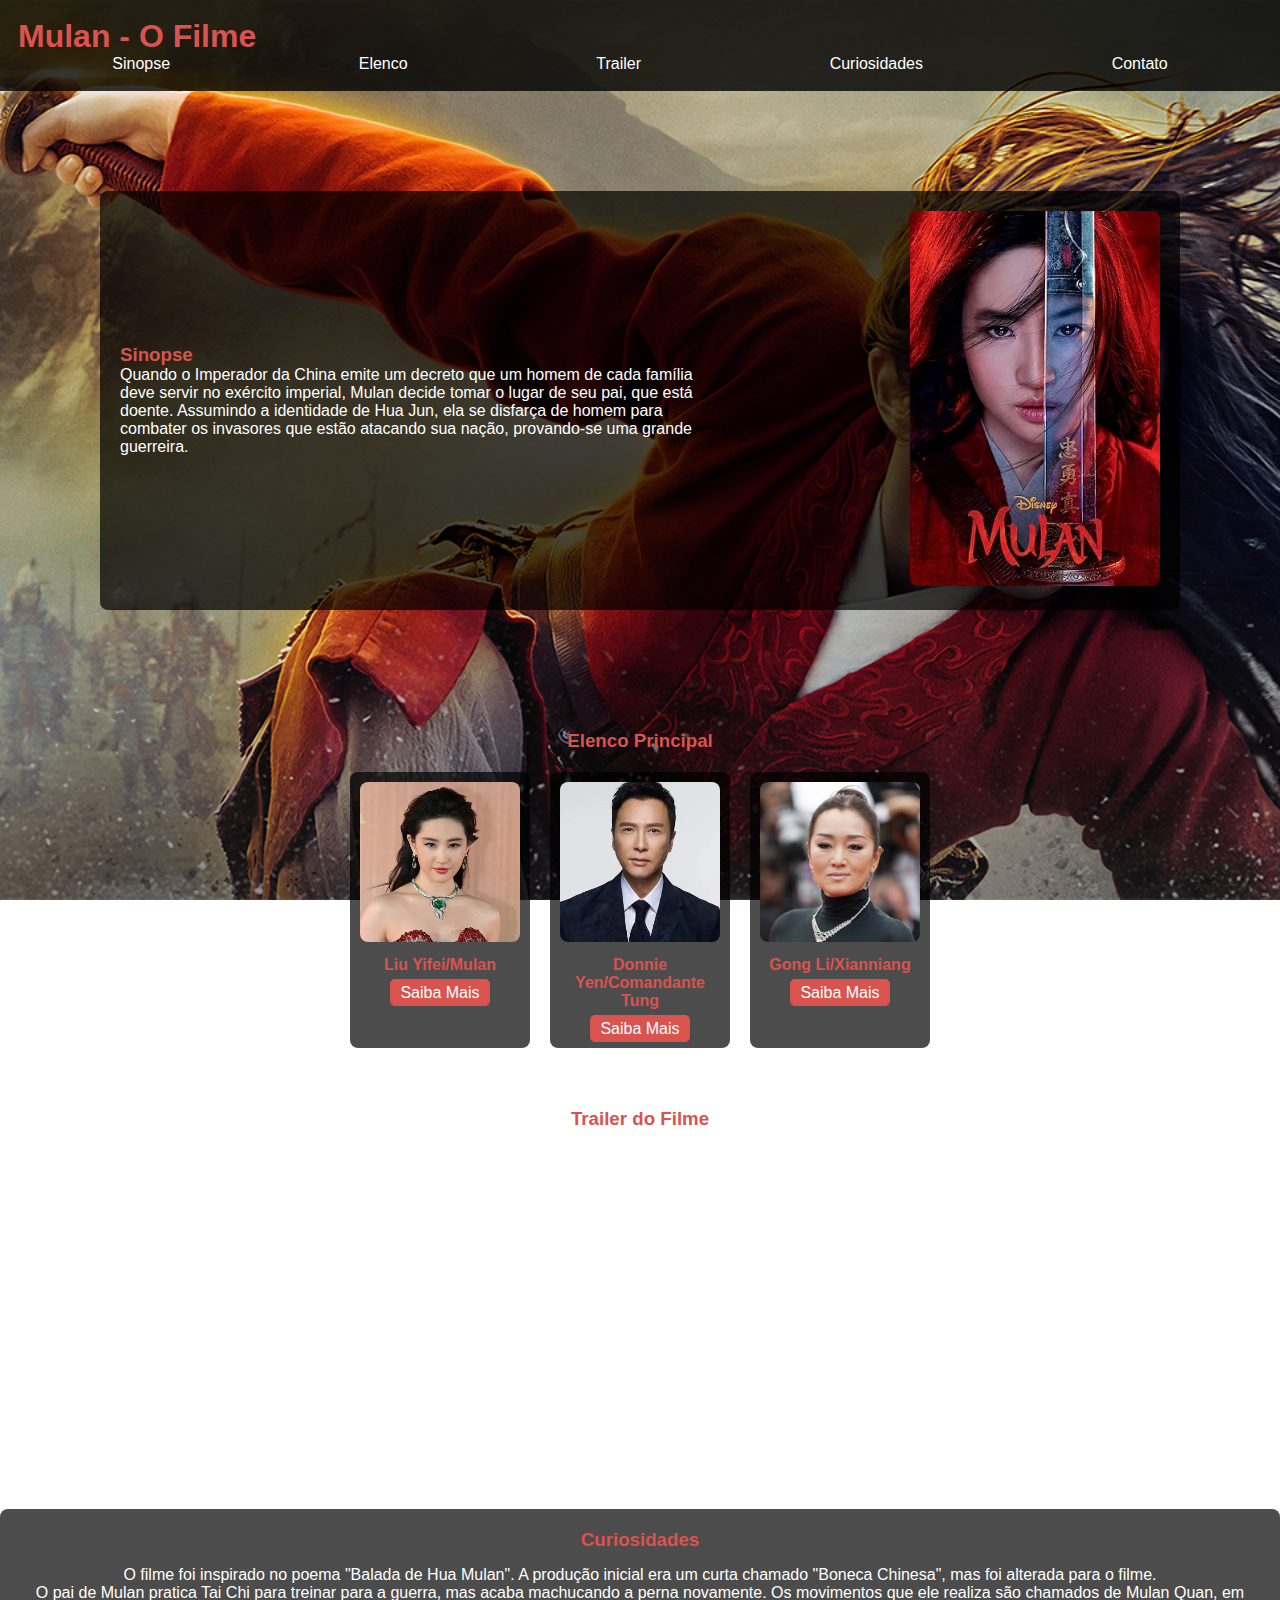
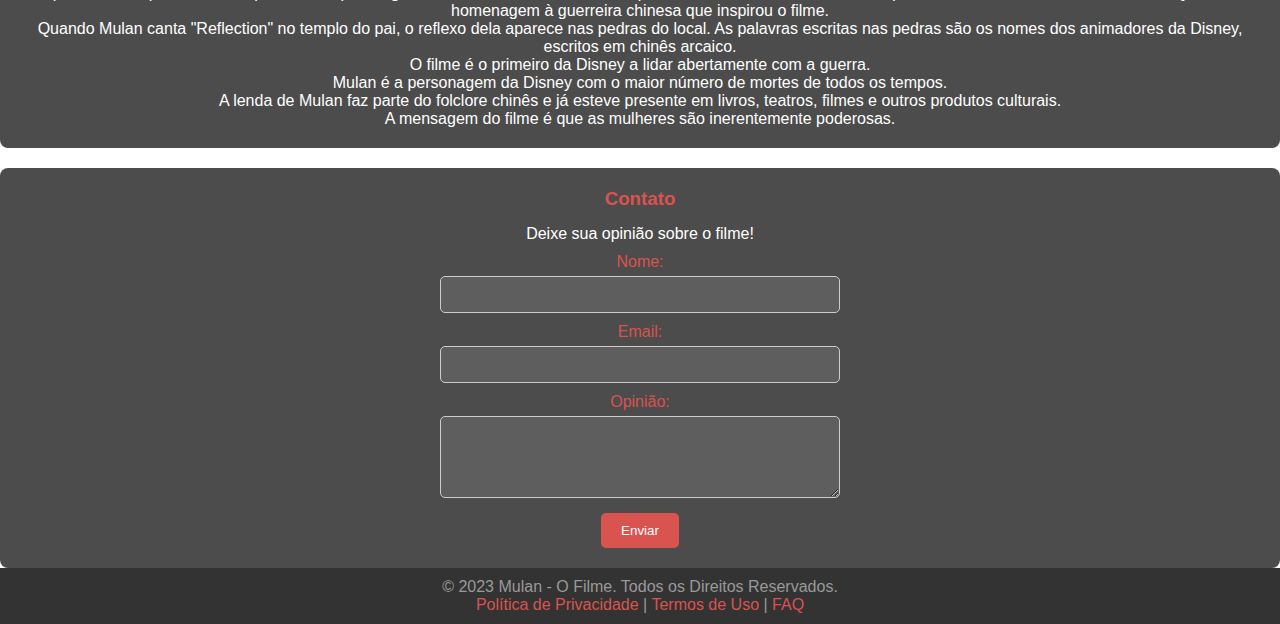
<file: index.html>
<!DOCTYPE html>
<html lang="pt-BR">
<head>
    <meta charset="UTF-8">
    <meta name="viewport" content="width=device-width, initial-scale=1.0">
    <link rel="stylesheet" href="style.css">
    <title>Mulan - Site de Filme</title>
</head>

<body>
    <header>
        <div class="container1">
            <div class="textodapag">
                <h1>Mulan - O Filme</h1>
            </div>
            <div class="links">
                <nav>
                    <ul>
                        <li><a href="#sinopse">Sinopse</a></li>
                        <li><a href="#elenco">Elenco</a></li>
                        <li><a href="#trailer">Trailer</a></li>
                        <li><a href="#curiosidades">Curiosidades</a></li>
                        <li><a href="#contato">Contato</a></li>
                    </ul>
                </nav>
            </div>
        </div>
    </header>

    <main>
        <div id="sinopse" class="container-sinopse">
            <div class="sinopse-texto">
                <h3>Sinopse</h3>
                <p>Quando o Imperador da China emite um decreto que um homem de cada família deve servir no exército imperial, Mulan decide tomar o lugar de seu pai, que está doente. Assumindo a identidade de Hua Jun, ela se disfarça de homem para combater os invasores que estão atacando sua nação, provando-se uma grande guerreira.</p>
            </div>
            <div class="poster-filme">
                <img src="mulan_capa.png" alt="Poster do Filme Mulan">
            </div>
        </div>

        <div id="elenco" class="container-elenco">
            <h3>Elenco Principal</h3>
            <div class="cards">
                <div class="card">
                    <img src="atriz_mulan.png" alt="Imagem do Ator 1">
                    <h4>Liu Yifei/Mulan</h4>
                    <a href="personagens.html">Saiba Mais</a>
                </div>
                <div class="card">
                    <img src="donnie_yen.png" alt="Imagem do Ator 2">
                    <h4>Donnie Yen/Comandante Tung</h4>
                    <a href="personagens.html">Saiba Mais</a>
                </div>
                <div class="card">
                    <img src="feiticeira.png" alt="Imagem do Ator 3">
                    <h4>Gong Li/Xianniang</h4>
                    <a href="personagens.html">Saiba Mais</a>
                </div>
            </div>
        </div>

        <div id="trailer" class="container-trailer">
            <h3>Trailer do Filme</h3>
            <iframe width="560" height="315" src="https://www.youtube.com/embed/AD5cvVk-4Ps?si=N5y5T4qoFI7kOHpn" title="YouTube video player" frameborder="0" allow="accelerometer; autoplay; clipboard-write; encrypted-media; gyroscope; picture-in-picture; web-share" referrerpolicy="strict-origin-when-cross-origin" allowfullscreen></iframe>
        </div>

        <div id="curiosidades" class="container-curiosidades">
            <h3>Curiosidades</h3>
            <p>O filme foi inspirado no poema "Balada de Hua Mulan". 
                A produção inicial era um curta chamado "Boneca Chinesa", mas foi alterada para o filme.</p>
                O pai de Mulan pratica Tai Chi para treinar para a guerra, mas acaba machucando a perna novamente. Os movimentos que ele realiza são chamados de Mulan Quan, em homenagem à guerreira chinesa que inspirou o filme.</p>
                Quando Mulan canta "Reflection" no templo do pai, o reflexo dela aparece nas pedras do local. As palavras escritas nas pedras são os nomes dos animadores da Disney, escritos em chinês arcaico.</p>
                O filme é o primeiro da Disney a lidar abertamente com a guerra.</p>
                Mulan é a personagem da Disney com o maior número de mortes de todos os tempos.</p>
                A lenda de Mulan faz parte do folclore chinês e já esteve presente em livros, teatros, filmes e outros produtos culturais. </p>
                A mensagem do filme é que as mulheres são inerentemente poderosas.</p>
        </div>

        <div id="contato" class="container-contato">
            <h3>Contato</h3>
            <p>Deixe sua opinião sobre o filme!</p>
            <form action="#" method="post">
                <label for="nome">Nome:</label>
                <input type="text" id="nome" name="nome" required>
                
                <label for="email">Email:</label>
                <input type="email" id="email" name="email" required>
                
                <label for="opiniao">Opinião:</label>
                <textarea id="opiniao" name="opiniao" rows="4" required></textarea>
                
                <button type="submit">Enviar</button>
            </form>
        </div>
    </main>

    <footer class="container8">
        &copy; 2023 Mulan - O Filme. Todos os Direitos Reservados.
        <p><a href="#">Política de Privacidade</a> | <a href="#">Termos de Uso</a> | <a href="#">FAQ</a></p>
    </footer>
</body>

</html>
</file>
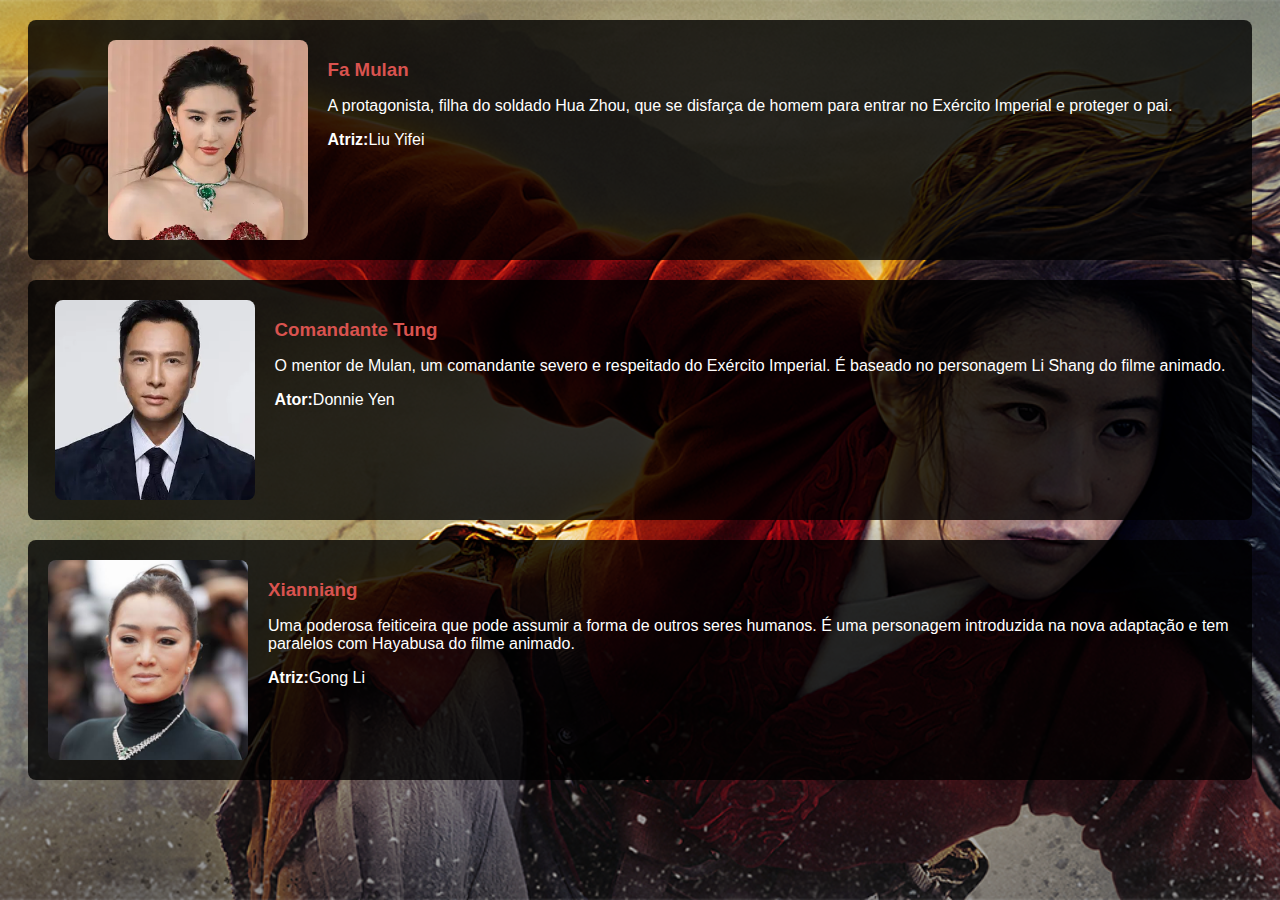
<file: personagens.html>
<!DOCTYPE html>
<html lang="pt-BR">

<head>
    <meta charset="UTF-8">
    <meta name="viewport" content="width=device-width, initial-scale=1.0">
    <link rel="stylesheet" href="stylepersonagem.css">
    <title>Personagens</title>
</head>

<body>
    <main class="container-personagem">
        <div class="personagem-info">
            <img src="atriz_mulan.png" alt="Imagem do Ator 1">
            <div class="detalhes">
                <h3>Fa Mulan</h3>
                <p>A protagonista, filha do soldado Hua Zhou, que se disfarça de homem para entrar no Exército Imperial e proteger o pai.</p>
                <p><strong>Atriz:</strong>Liu Yifei</p>

            </div>
        </div>
    </main>
    <main class="container-personagem">
        <div class="personagem-info">
            <img src="donnie_yen.png" alt="Imagem do Ator 1">
            <div class="detalhes">
                <h3>Comandante Tung</h3>
                <p>O mentor de Mulan, um comandante severo e respeitado do Exército Imperial. É baseado no personagem Li Shang do filme animado.</p>
                <p><strong>Ator:</strong>Donnie Yen</p>

            </div>
        </div>
    </main>
    <main class="container-personagem">
        <div class="personagem-info">
            <img src="feiticeira.png" alt="Imagem do Ator 1">
            <div class="detalhes">
                <h3>Xianniang</h3>
                <p>Uma poderosa feiticeira que pode assumir a forma de outros seres humanos. É uma personagem introduzida na nova adaptação e tem paralelos com Hayabusa do filme animado.</p>
                <p><strong>Atriz:</strong>Gong Li</p>

            </div>
        </div>
    </main>
</body>

</html>
</file>
<file: style.css>
* {
    margin: 0;
    padding: 0;
    box-sizing: border-box;
}

body {
    font-family: Arial, sans-serif;
    color: #fff;
    background-image: url('Mulan_fundo.png');
    background-size: cover;
    background-attachment: fixed;
    background-position: center;
}

.container1 {
    padding: 18px;
    background-color: rgba(0, 0, 0, 0.8);

    .textodapag h1 {
        color: #d9534f;
    }

    .links nav ul {
        list-style: none;
        display: flex;
        justify-content: space-around;

        a {
            color: #fff;
            text-decoration: none;
            padding: 8px 16px;
            transition: color 0.3s;

            &:hover {
                color: #d9534f;
            }
        }
    }
}

.container-sinopse {
    display: flex;
    justify-content: space-between;
    align-items: center;
    padding: 20px;
    margin: 100px;
    background-color: rgba(0, 0, 0, 0.7);
    border-radius: 8px;

    .sinopse-texto {
        width: 60%;
        padding-right: 20px;

        h3 {
            color: #d9534f;
        }
    }

    .poster-filme img {
        width: 250px;
        border-radius: 8px;
    }
}

.container-elenco {
    text-align: center;
    padding: 20px;

    h3 {
        color: #d9534f;
        margin-bottom: 20px;
    }

    .cards {
        display: flex;
        justify-content: center;
        gap: 20px;

        .card {
            background-color: rgba(0, 0, 0, 0.7);
            border-radius: 8px;
            padding: 10px;
            text-align: center;
            width: 180px;
            transition: transform 0.3s;

            img {
                width: 100%;
                border-radius: 8px;
            }

            h4 {
                color: #d9534f;
                margin: 10px 0;
            }

            a {
                color: #fff;
                text-decoration: none;
                background-color: #d9534f;
                padding: 5px 10px;
                border-radius: 5px;
                transition: background-color 0.3s;

                &:hover {
                    background-color: #b52d2b;
                }
            }

            &:hover {
                transform: scale(1.05);
            }
        }
    }
}

.container-trailer {
    text-align: center;
    padding: 20px;
    margin-top: 20px;

    h3 {
        color: #d9534f;
        margin-bottom: 20px;
    }

    iframe {
        border-radius: 8px;
    }
}

.container8 {
    background-color: rgba(0, 0, 0, 0.8);
    padding: 10px;
    text-align: center;
    color: #999;

    a {
        color: #d9534f;
        text-decoration: none;

        &:hover {
            color: #fff;
        }
    }
}
.container-curiosidades, .container-contato {
    text-align: center;
    padding: 20px;
    margin-top: 20px;
    background-color: rgba(0, 0, 0, 0.7);
    border-radius: 8px;
}

.container-curiosidades h3, .container-contato h3 {
    color: #d9534f;
    margin-bottom: 15px;
}

.curiosidade-texto, .contato-texto {
    color: #ccc;
    font-size: 1.1em;
    margin-bottom: 15px;
}

.container-contato form {
    display: flex;
    flex-direction: column;
    align-items: center;
}

.container-contato label {
    color: #d9534f;
    margin-top: 10px;
}

.container-contato input[type="text"], 
.container-contato input[type="email"], 
.container-contato textarea {
    width: 80%;
    max-width: 400px;
    padding: 10px;
    margin-top: 5px;
    border-radius: 5px;
    border: 1px solid #ccc;
    background-color: rgba(255, 255, 255, 0.1);
    color: #fff;
}

.container-contato button {
    margin-top: 15px;
    padding: 10px 20px;
    border: none;
    border-radius: 5px;
    background-color: #d9534f;
    color: #fff;
    cursor: pointer;
    transition: background-color 0.3s;
}

.container-contato button:hover {
    background-color: #b52d2b;
}
</file>
<file: stylepersonagem.css>
body {
    font-family: Arial, sans-serif;
    color: #fff;
    background-image: url('Mulan_fundo.png');
    background-size: cover;
    background-attachment: fixed;
    background-position: center;
}
.container-personagem {
    display: flex;
    justify-content: center;
    align-items: center;
    padding: 20px;
    background-color: rgba(0, 0, 0, 0.8);
    border-radius: 8px;
    margin: 20px;

    .personagem-info {
        display: flex;
        gap: 20px;

        img {
            width: 200px;
            border-radius: 8px;
        }

        .detalhes {
            color: #fff;

            h3 {
                color: #d9534f;
                margin-bottom: 10px;
            }
        }
    }
}
</file>
